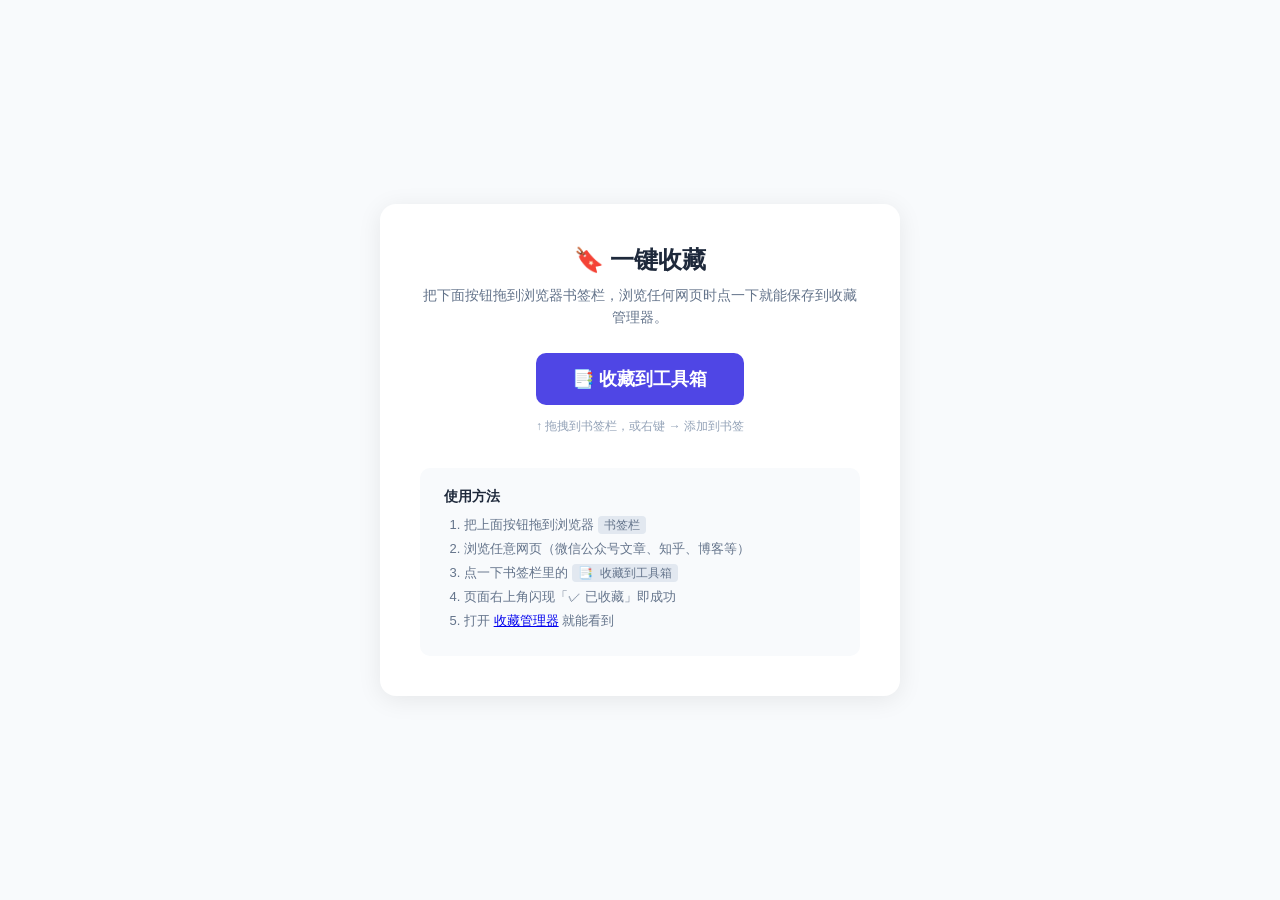
<file: templates/bookmarklet.html>
<!DOCTYPE html>
<html lang="zh-CN">
<head>
    <meta charset="UTF-8">
    <meta name="viewport" content="width=device-width, initial-scale=1.0">
    <title>一键收藏 — 安装小书签</title>
    <style>
        * { margin: 0; padding: 0; box-sizing: border-box; }
        body {
            font-family: -apple-system, BlinkMacSystemFont, "Segoe UI", Roboto, sans-serif;
            background: #f8fafc;
            color: #1e293b;
            display: flex;
            justify-content: center;
            align-items: center;
            min-height: 100vh;
            padding: 20px;
        }
        .card {
            background: #fff;
            border-radius: 16px;
            padding: 40px;
            max-width: 520px;
            width: 100%;
            box-shadow: 0 4px 24px rgba(0,0,0,0.08);
            text-align: center;
        }
        h1 { font-size: 24px; margin-bottom: 8px; }
        p { color: #64748b; font-size: 14px; margin-bottom: 24px; line-height: 1.6; }
        .bookmarklet-btn {
            display: inline-block;
            background: #4f46e5;
            color: #fff;
            padding: 14px 36px;
            border-radius: 10px;
            font-size: 18px;
            font-weight: 600;
            cursor: grab;
            text-decoration: none;
            margin-bottom: 12px;
            transition: opacity 0.15s;
        }
        .bookmarklet-btn:hover { opacity: 0.9; }
        .bookmarklet-btn:active { cursor: grabbing; }
        .hint {
            font-size: 12px;
            color: #94a3b8;
            margin-bottom: 32px;
        }
        .steps {
            text-align: left;
            background: #f8fafc;
            border-radius: 10px;
            padding: 20px 24px;
        }
        .steps h3 { font-size: 14px; margin-bottom: 10px; }
        .steps ol { font-size: 13px; color: #64748b; padding-left: 20px; }
        .steps li { margin-bottom: 6px; }
        code {
            background: #e2e8f0;
            padding: 2px 6px;
            border-radius: 4px;
            font-size: 12px;
        }
    </style>
</head>
<body>
    <div class="card">
        <h1>🔖 一键收藏</h1>
        <p>把下面按钮拖到浏览器书签栏，浏览任何网页时点一下就能保存到收藏管理器。</p>

        <a class="bookmarklet-btn" href="javascript:(function(){var d=document;var u=d.location.href;var t=d.title||'';var s=location.hostname.replace('www.','');fetch('http://localhost:5000/api/bookmarks',{method:'POST',headers:{'Content-Type':'application/json'},body:JSON.stringify({url:u,title:t,source:'',tags:''})}).then(function(r){return r.json()}).then(function(){var e=d.createElement('div');e.style.cssText='position:fixed;top:20px;right:20px;background:#22c55e;color:#fff;padding:10px 18px;border-radius:8px;z-index:99999;font-size:14px;box-shadow:0 4px 12px rgba(0,0,0,.2)';e.textContent='✓ 已收藏';d.body.appendChild(e);setTimeout(function(){e.remove()},2000)}).catch(function(){alert('收藏失败，请确认收藏管理器已启动')})})();">📑 收藏到工具箱</a>

        <p class="hint">↑ 拖拽到书签栏，或右键 → 添加到书签</p>

        <div class="steps">
            <h3>使用方法</h3>
            <ol>
                <li>把上面按钮拖到浏览器 <code>书签栏</code></li>
                <li>浏览任意网页（微信公众号文章、知乎、博客等）</li>
                <li>点一下书签栏里的 <code>📑 收藏到工具箱</code></li>
                <li>页面右上角闪现「✓ 已收藏」即成功</li>
                <li>打开 <a href="/" target="_blank">收藏管理器</a> 就能看到</li>
            </ol>
        </div>
    </div>
</body>
</html>
</file>
